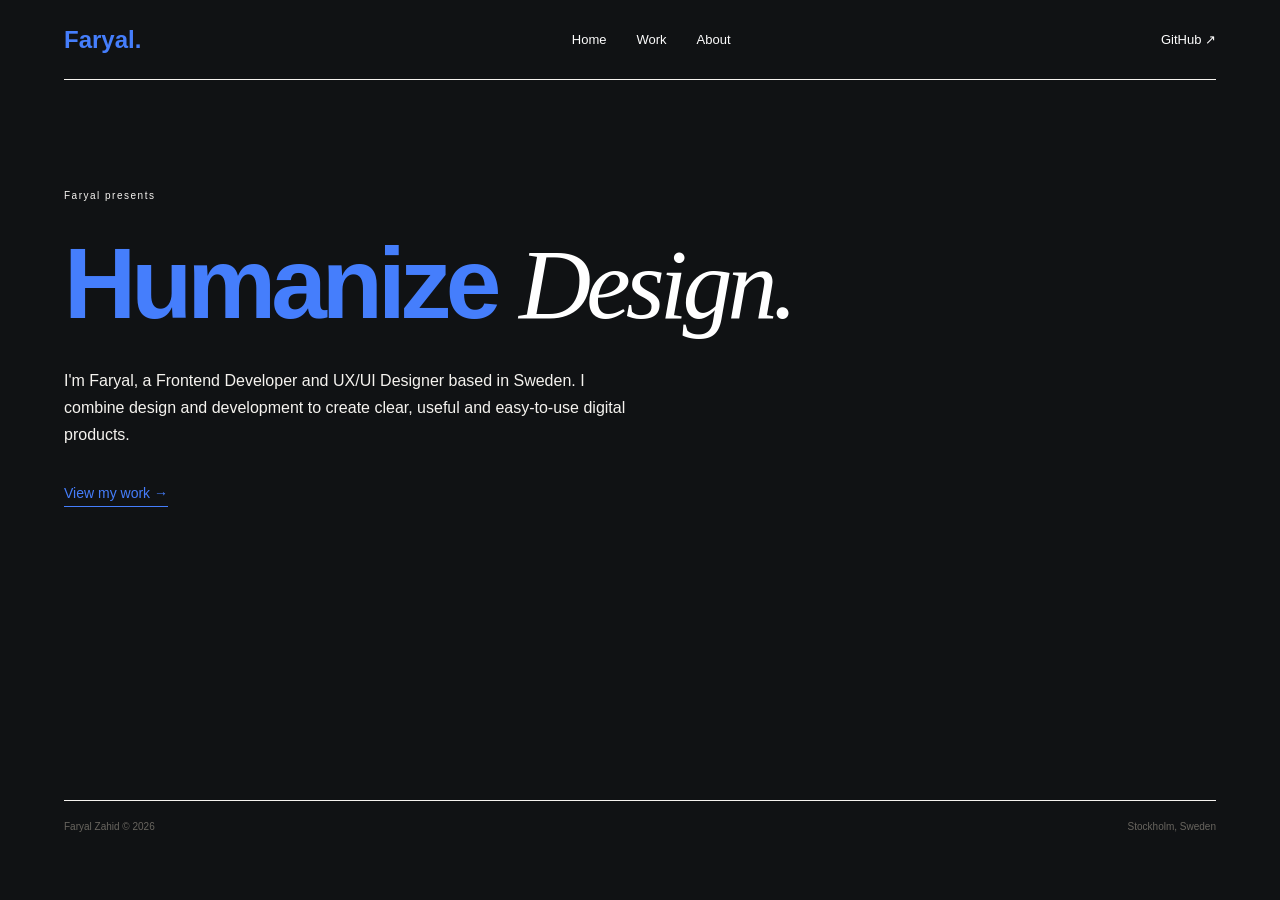
<file: index.html>
<!DOCTYPE html>
<html lang="en">
<head>
  <meta charset="UTF-8">
  <meta name="viewport" content="width=device-width, initial-scale=1.0">
  <title>Faryal Zahid | Frontend Developer</title>
  <link rel="stylesheet" href="style.css">
</head>
<body>

<header>
  <a href="index.html" class="logo">Faryal.</a>
  <nav>
    <a href="index.html">Home</a>
    <a href="work.html">Work</a>
    <a href="about.html">About</a>
  </nav>
  <a href="https://github.com/FaryZB" target="_blank">GitHub ↗</a>
</header>

<main>
  <section class="home">
    <p class="small">Faryal presents</p>

    <h1>
      Humanize
      <em>Design.</em>
    </h1>
   
    <p class="intro">
      I'm Faryal, a Frontend Developer and UX/UI Designer based in Sweden.
      I combine design and development to create clear, useful and
      easy-to-use digital products.
    </p>

    <a class="link" href="work.html">View my work →</a>
  </section>
</main>

<footer>
  <span>Faryal Zahid © 2026</span>
  <span>Stockholm, Sweden</span>
</footer>

</body>
</html>
</file>
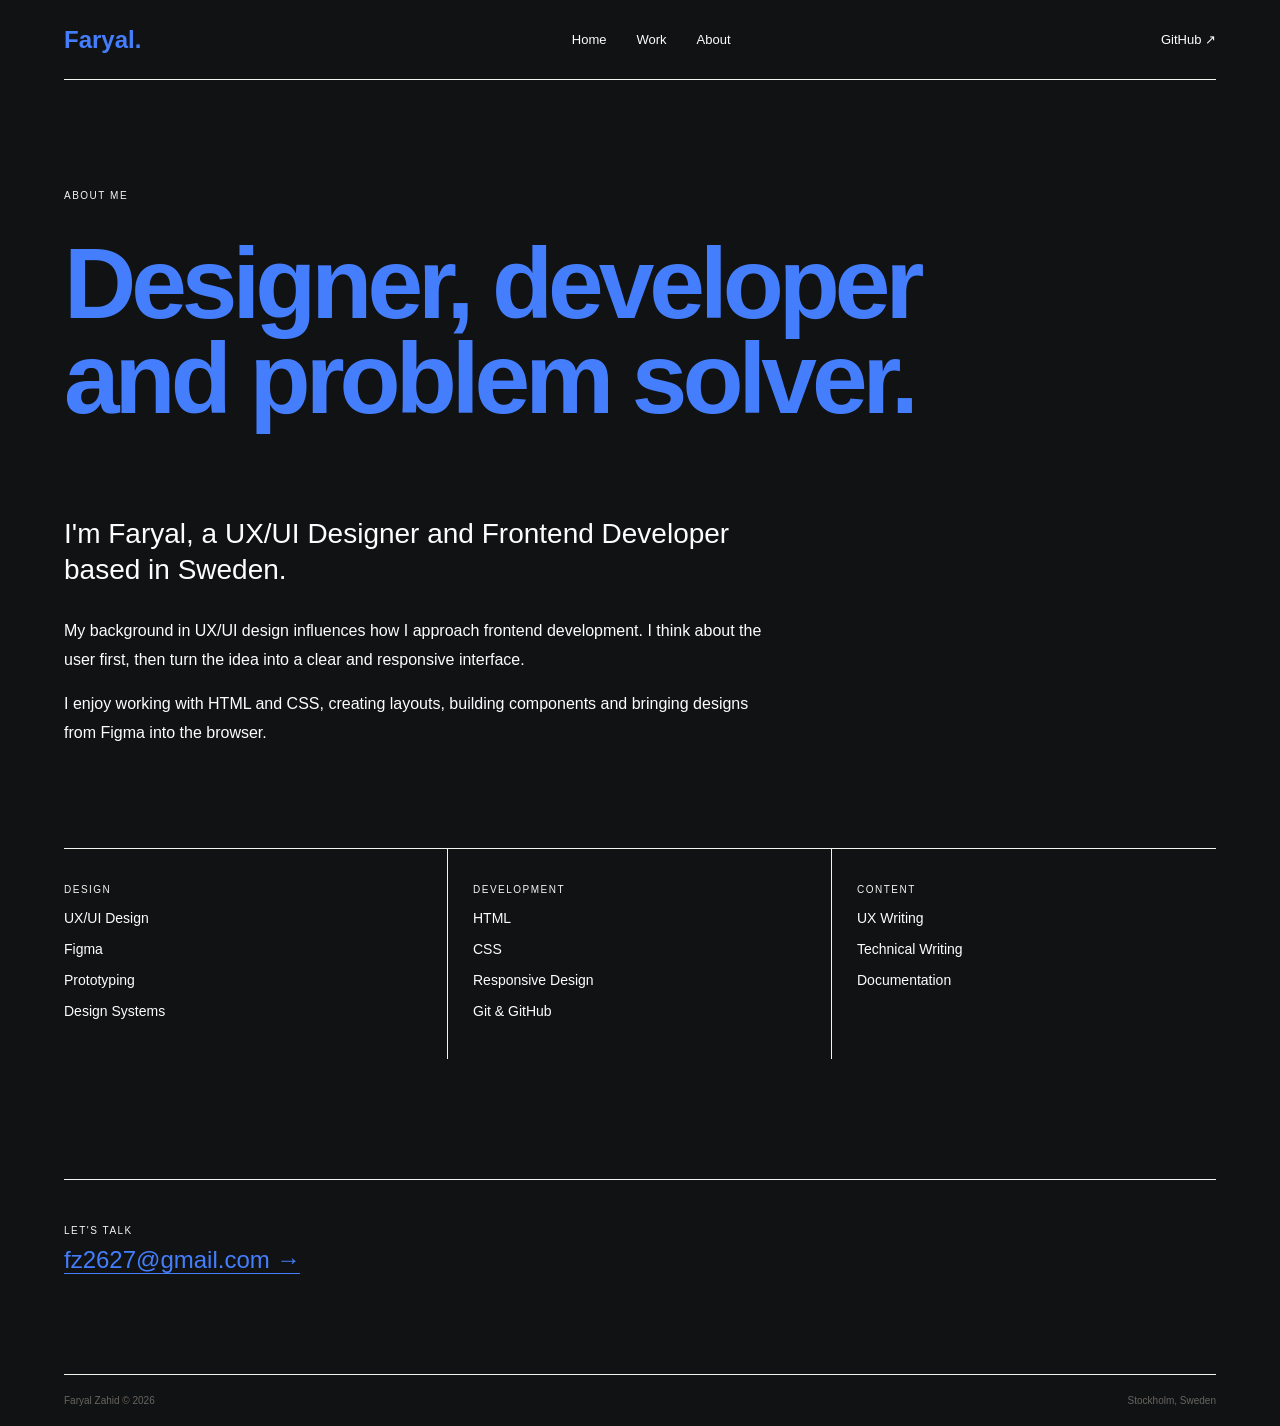
<file: about.html>
<!DOCTYPE html>
<html lang="en">
<head>
  <meta charset="UTF-8">
  <meta name="viewport" content="width=device-width, initial-scale=1.0">
  <title>About | Faryal Zahid</title>
  <link rel="stylesheet" href="style.css">
</head>
<body>

<header>
  <a href="index.html" class="logo">Faryal.</a>
  <nav>
    <a href="index.html">Home</a>
    <a href="work.html">Work</a>
    <a href="about.html">About</a>
  </nav>
  <a href="https://github.com/FaryZB" target="_blank">GitHub ↗</a>
</header>

<main>
  <section class="page">
    <p class="small">ABOUT ME</p>
    <h1>Designer, developer and problem solver.</h1>

    <div class="about-text">
      <p class="big">
        I'm Faryal, a UX/UI Designer and Frontend Developer based in Sweden.
      </p>

      <p>
        My background in UX/UI design influences how I approach frontend
        development. I think about the user first, then turn the idea into
        a clear and responsive interface.
      </p>

      <p>
        I enjoy working with HTML and CSS, creating layouts, building
        components and bringing designs from Figma into the browser.
      </p>
    </div>

    <div class="skills">
      <div>
        <p class="small">DESIGN</p>
        <p>UX/UI Design</p>
        <p>Figma</p>
        <p>Prototyping</p>
        <p>Design Systems</p>
      </div>

      <div>
        <p class="small">DEVELOPMENT</p>
        <p>HTML</p>
        <p>CSS</p>
        <p>Responsive Design</p>
        <p>Git & GitHub</p>
      </div>

      <div>
        <p class="small">CONTENT</p>
        <p>UX Writing</p>
        <p>Technical Writing</p>
        <p>Documentation</p>
      </div>
    </div>

    <div class="contact">
      <p class="small">LET'S TALK</p>
      <a href="mailto:fz2627@gmail.com">fz2627@gmail.com →</a>
    </div>
  </section>
</main>

<footer>
  <span>Faryal Zahid © 2026</span>
  <span>Stockholm, Sweden</span>
</footer>

</body>
</html>
</file>
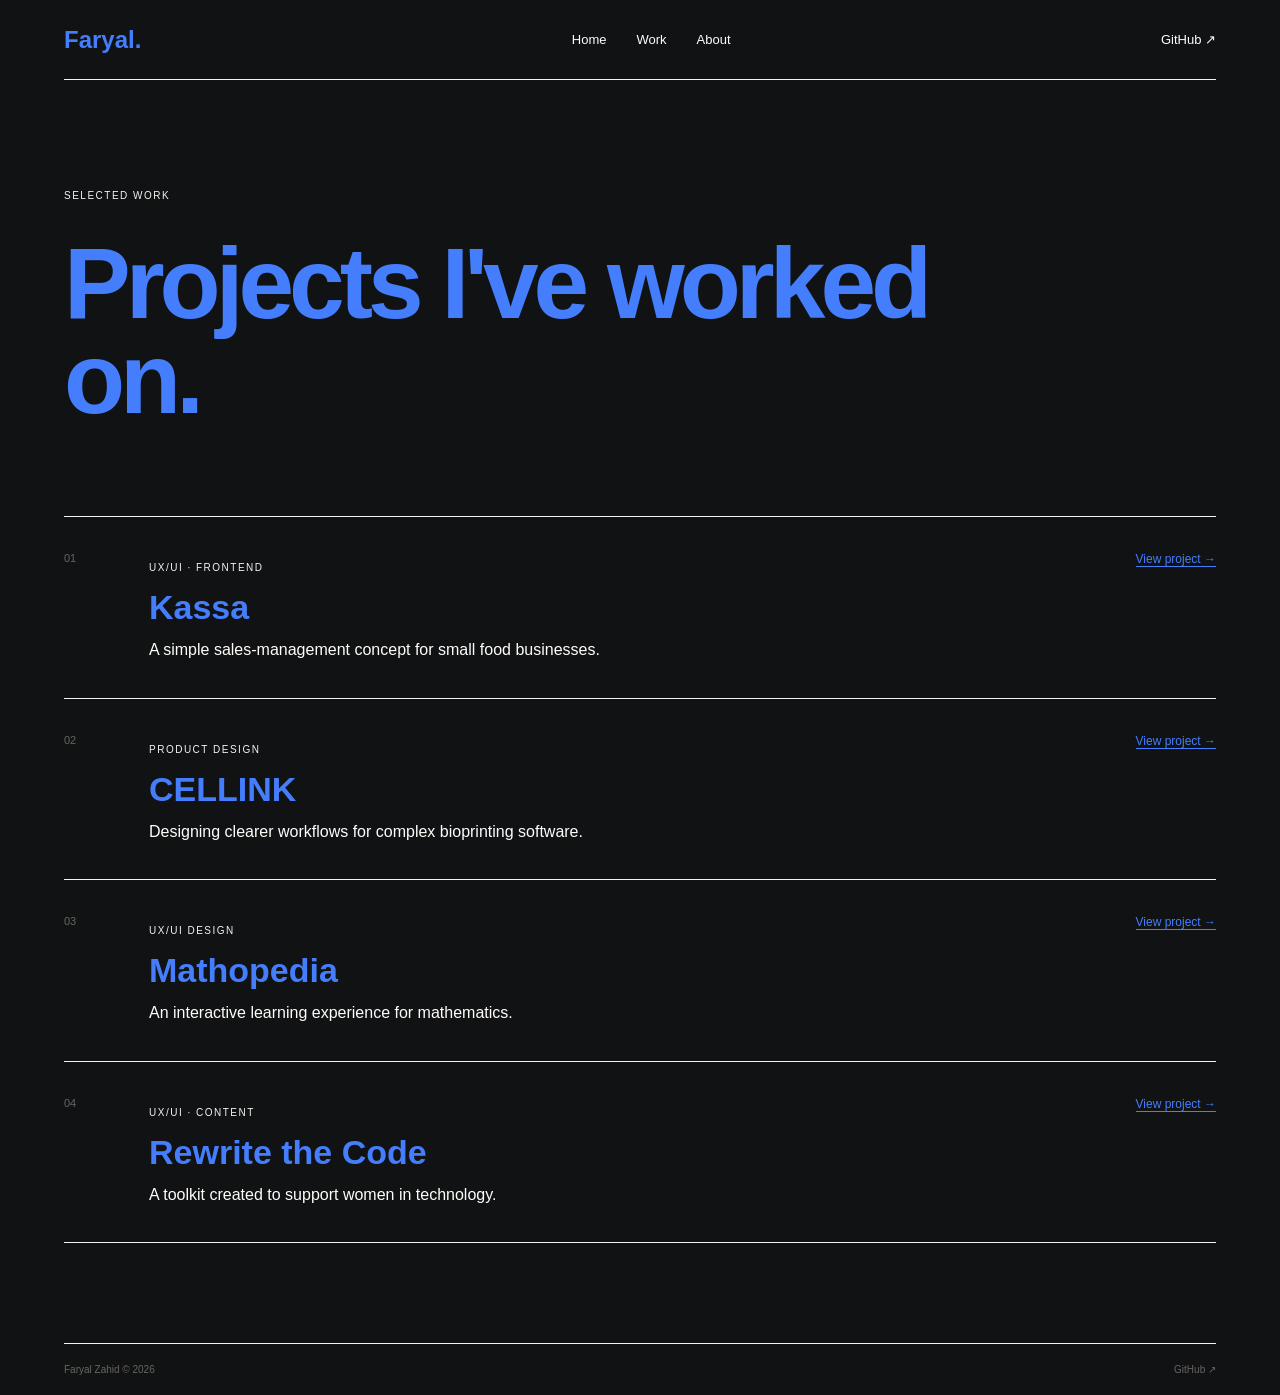
<file: work.html>
<!DOCTYPE html>
<html lang="en">
<head>
  <meta charset="UTF-8">
  <meta name="viewport" content="width=device-width, initial-scale=1.0">
  <title>Work | Faryal Zahid</title>
  <link rel="stylesheet" href="style.css">
</head>
<body>

<header>
  <a href="index.html" class="logo">Faryal.</a>
  <nav>
    <a href="index.html">Home</a>
    <a href="work.html">Work</a>
    <a href="about.html">About</a>
  </nav>
  <a href="https://github.com/FaryZB" target="_blank">GitHub ↗</a>
</header>

<main>
  <section class="page">
    <p class="small">SELECTED WORK</p>
    <h1>Projects I've worked on.</h1>

    <div class="project">
      <span>01</span>
      <div>
        <p class="small">UX/UI · FRONTEND</p>
        <h2>Kassa</h2>
        <p>A simple sales-management concept for small food businesses.</p>
      </div>
      <a href="https://faryalzahid.com/case-studies/kassa">View project →</a>
    </div>

    <div class="project">
      <span>02</span>
      <div>
        <p class="small">PRODUCT DESIGN</p>
        <h2>CELLINK</h2>
        <p>Designing clearer workflows for complex bioprinting software.</p>
      </div>
      <a href="#">View project →</a>
    </div>

    <div class="project">
      <span>03</span>
      <div>
        <p class="small">UX/UI DESIGN</p>
        <h2>Mathopedia</h2>
        <p>An interactive learning experience for mathematics.</p>
      </div>
      <a href="https://faryalzahid.com/case-studies/mathopedia">View project →</a>
    </div>

    <div class="project">
      <span>04</span>
      <div>
        <p class="small">UX/UI · CONTENT</p>
        <h2>Rewrite the Code</h2>
        <p>A toolkit created to support women in technology.</p>
      </div>
      <a href="#">View project →</a>
    </div>
  </section>
</main>

<footer>
  <span>Faryal Zahid © 2026</span>
  <a href="https://github.com/FaryZB" target="_blank">GitHub ↗</a>
</footer>

</body>
</html>
</file>
<file: style.css>
* {
  box-sizing: border-box;
}

body {
  margin: 0;
  background: #101214;
  color: #457EFC;
  font-family: Arial, sans-serif;
}

a {
  color: inherit;
}

header {
  width: 90%;
  max-width: 1200px;
  height: 80px;
  margin: auto;
  display: flex;
  align-items: center;
  justify-content: space-between;
  border-bottom: 1px solid #f5f3ef;
}

.logo {
  font-size: 24px;
  font-weight: bold;
  text-decoration: none;
}

nav {
  display: flex;
  gap: 30px;
  color: #fdfdfd;
}

nav a,
header > a:last-child {
  font-size: 13px;
  text-decoration: none;
  color: #fdfdfd;
}

.home {
  min-height: 80vh;
  width: 90%;
  max-width: 1200px;
  margin: auto;
  padding-top: 100px;
}

.small {
  font-size: 10px;
  letter-spacing: 1.5px;
  color: #f6f4f1;
}

h1 {
  max-width: 950px;
  margin: 35px 0;
  font-size: clamp(50px, 8vw, 100px);
  line-height: .95;
  letter-spacing: -5px;
}

h1 em {
  font-family: Georgia, serif;
  font-weight: normal;
}
em {
  font-style: georgia;
  color: #ffffff;
}
.intro {
  max-width: 580px;
  color: #f5f3ef;
  font-size: 16px;
  line-height: 1.7;
  margin-bottom: 35px;
}

.link {
  font-size: 14px;
  text-decoration: none;
  border-bottom: 1px solid;
  padding-bottom: 5px;
}

.page {
  width: 90%;
  max-width: 1200px;
  margin: auto;
  padding: 100px 0;
}

.page > h1 {
  margin-bottom: 90px;
}

.project {
  display: grid;
  grid-template-columns: 60px 1fr 150px;
  gap: 25px;
  padding: 35px 0;
  border-top: 1px solid #f5f3ef;
}

.project:last-child {
  border-bottom: 1px solid #f5f3ef;
}

.project span {
  font-size: 11px;
  color: #68655f;
}

.project h2 {
  margin: 15px 0 10px;
  font-size: 34px;
}

.project p:not(.small) {
  max-width: 600px;
  margin: 0;
  color: #fffdfa;
  line-height: 1.6;
}

.project a {
  font-size: 12px;
  text-decoration: none;
  border-bottom: 1px solid;
  height: max-content;
  justify-self: end;
}

.about-text {
  max-width: 700px;
  
}

.about-text p {
  color: #fdfdfd;
  line-height: 1.8;
}

.about-text .big {
  color: #fdfdfd;
  font-size: 28px;
  line-height: 1.3;
}

.skills {
  display: grid;
  grid-template-columns: repeat(3, 1fr);
  margin-top: 100px;
  border-top: 1px solid #f5f3ef;
}

.skills > div {
  padding: 25px;
  border-right: 1px solid #f5f3ef;
}

.skills > div:first-child {
  padding-left: 0;
}

.skills > div:last-child {
  border-right: 0;
}

.skills p:not(.small) {
  font-size: 14px;
  margin: 15px 0;
}

.contact {
  margin-top: 120px;
  padding-top: 35px;
  border-top: 1px solid #f5f3ef;
}

.contact a {
  font-size: 24px;
  text-decoration: none;
  border-bottom: 1px solid;
}

footer {
  width: 90%;
  max-width: 1200px;
  margin: auto;
  padding: 20px 0;
  border-top: 1px solid #f5f3ef;
  display: flex;
  justify-content: space-between;
  font-size: 10px;
  color: #68655f;
}

footer a {
  text-decoration: none;
}

@media (max-width: 700px) {
  header,
  .home,
  .page,
  footer {
    width: 92%;
  }

  nav {
    gap: 15px;
  }

  header > a:last-child {
    display: none;
  }

  .home {
    padding-top: 100px;
  }

  h1 {
    font-size: 52px;
    letter-spacing: -3px;
  }

  .page {
    padding: 70px 0;
  }

  .project {
    grid-template-columns: 35px 1fr;
  }

  .project a {
    grid-column: 2;
    justify-self: start;
  }

  .project h2 {
    font-size: 28px;
  }

  .about-text {
    margin-left: 0;
  }

  .skills {
    grid-template-columns: 1fr;
  }

  .skills > div {
    border-right: 0;
    border-bottom: 1px solid #c9c4ba;
    padding: 25px 0;
  }

  .skills > div:last-child {
    border-bottom: 0;
  }

  footer {
    gap: 15px;
  }
}
.skills {
  color: #fdfdfd;
}
</file>
